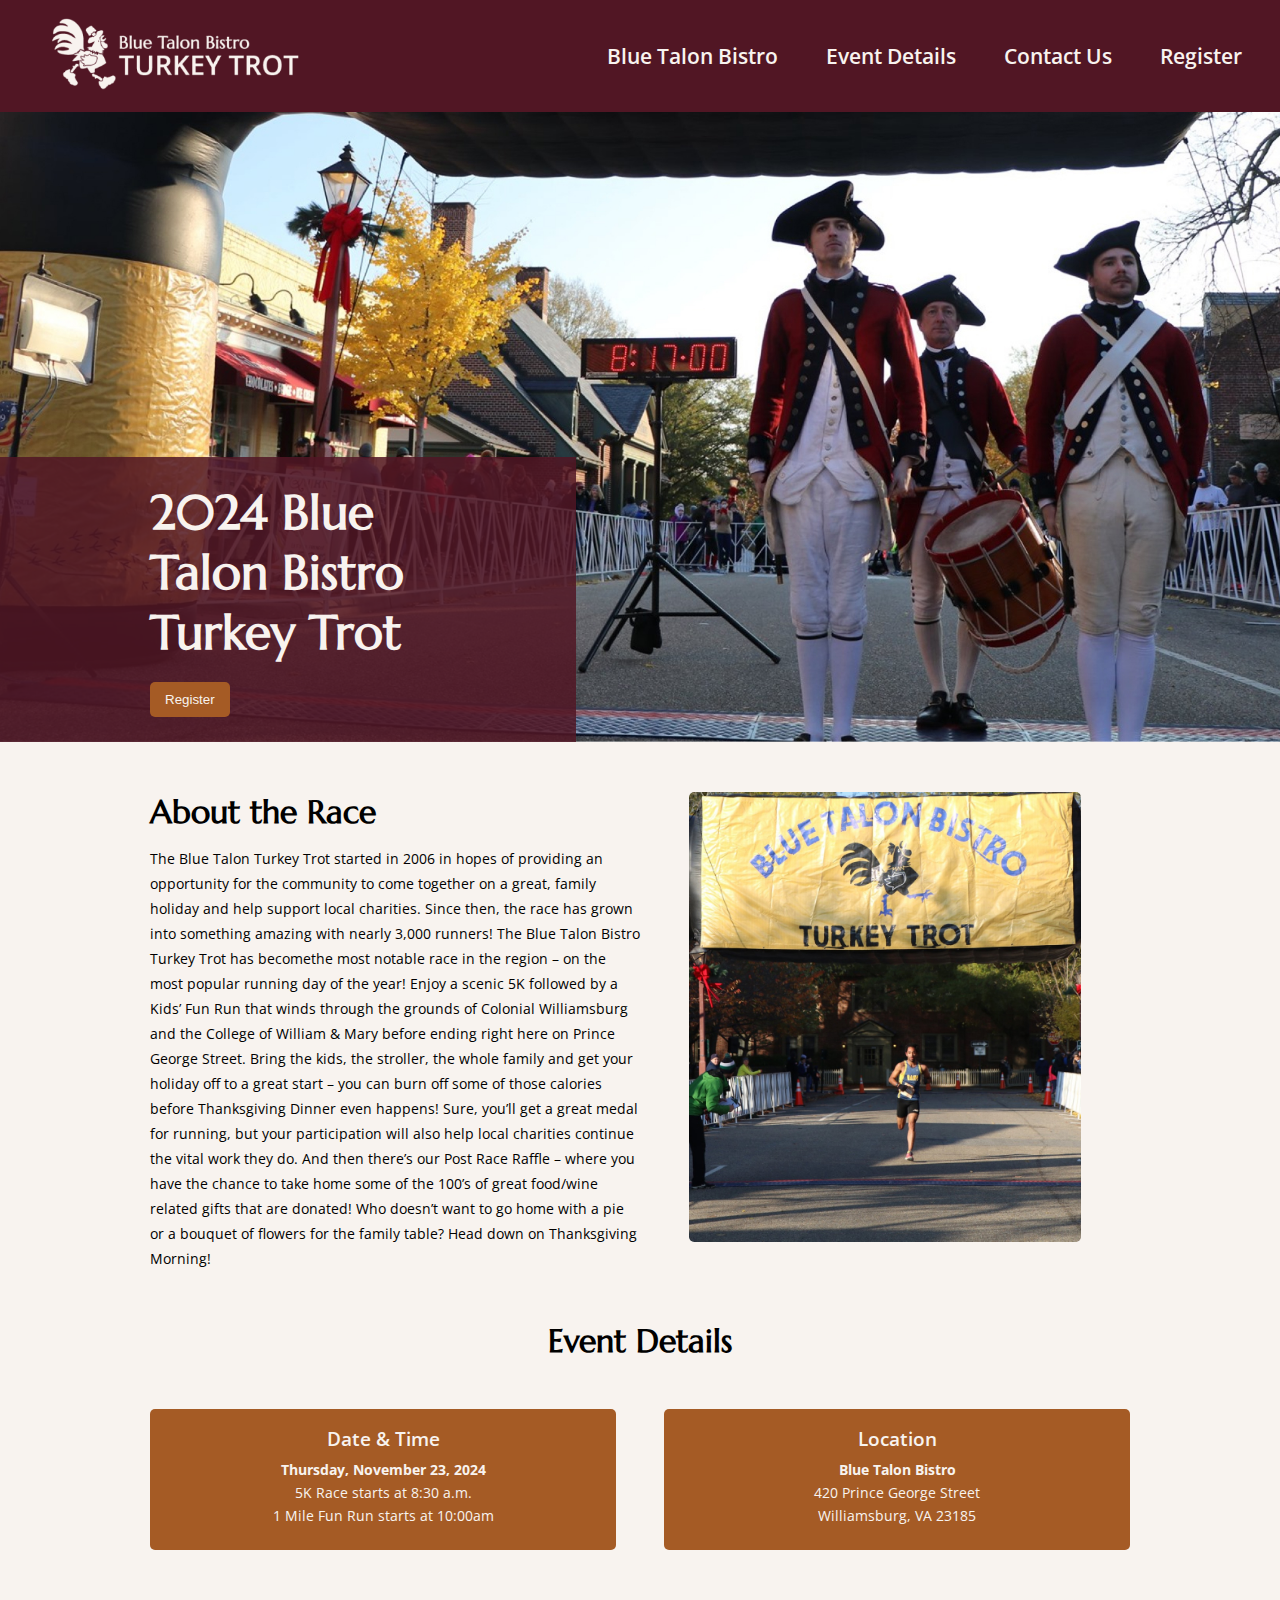
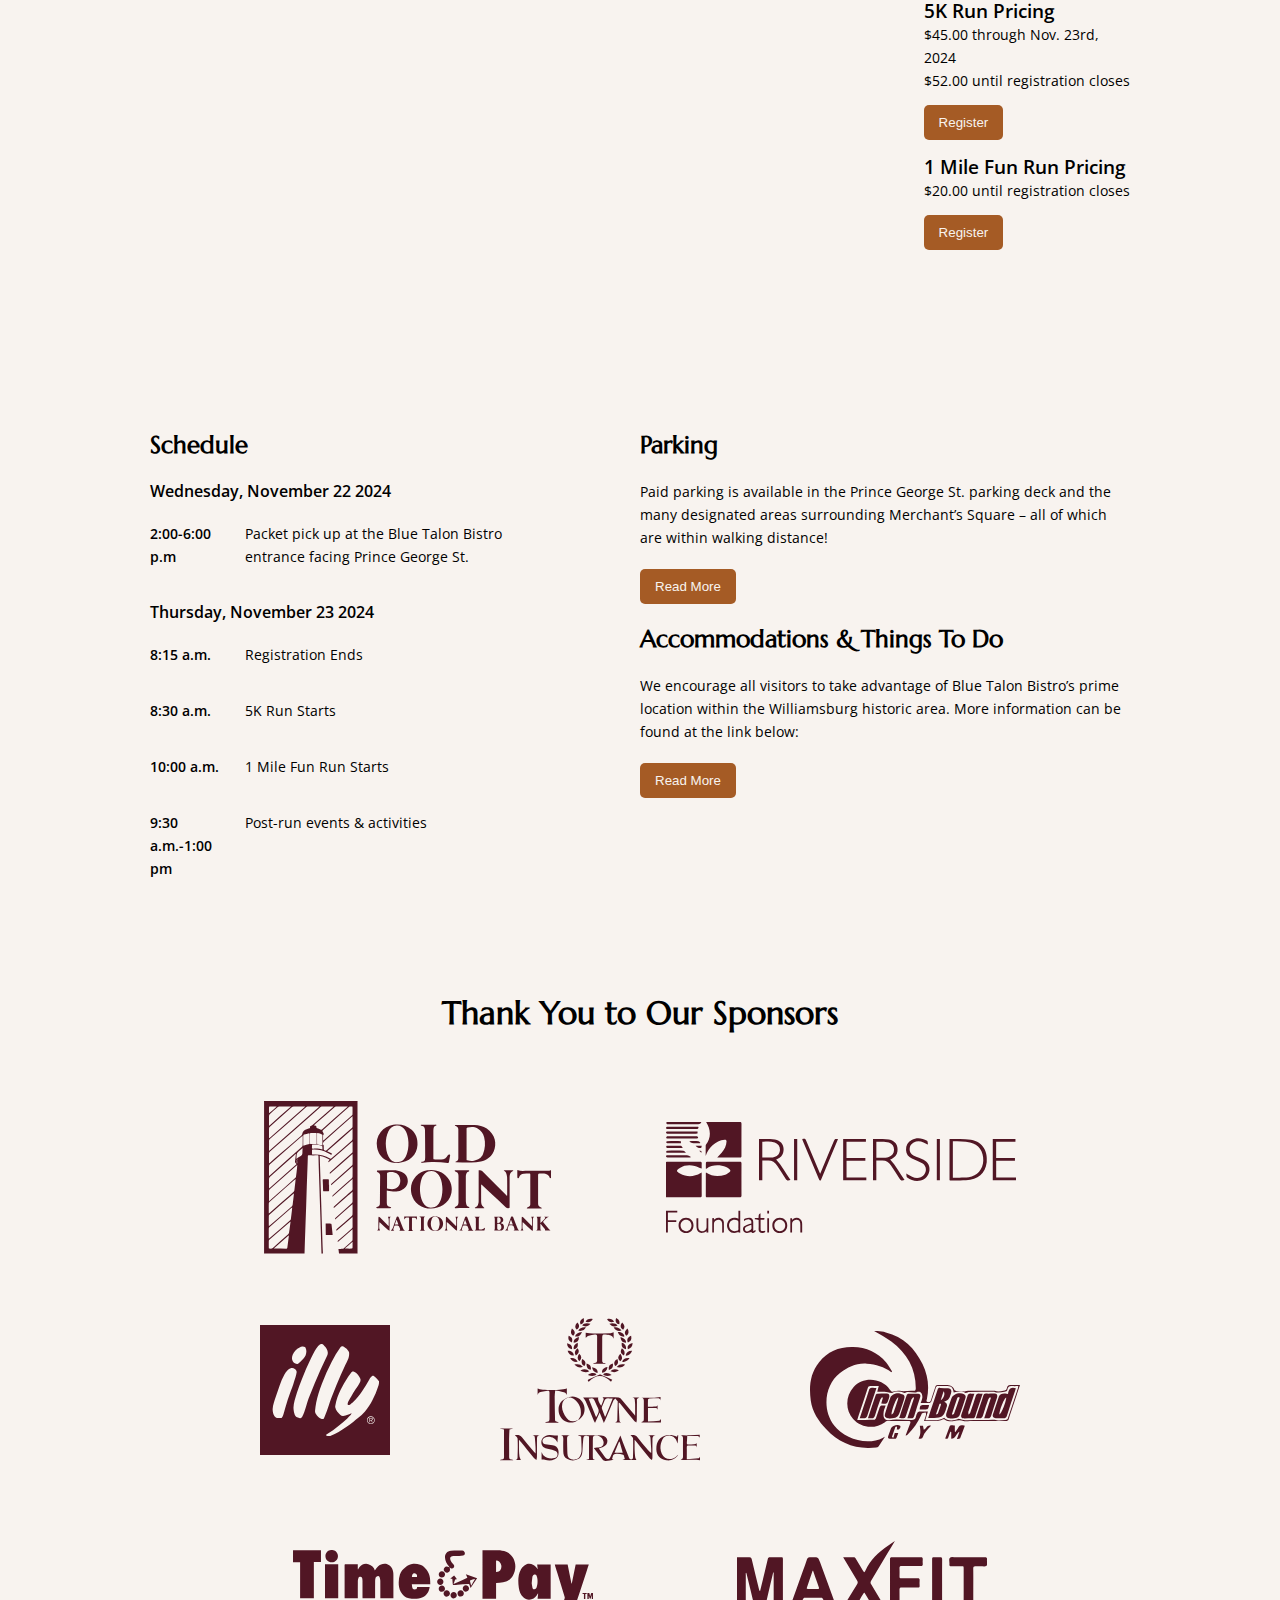
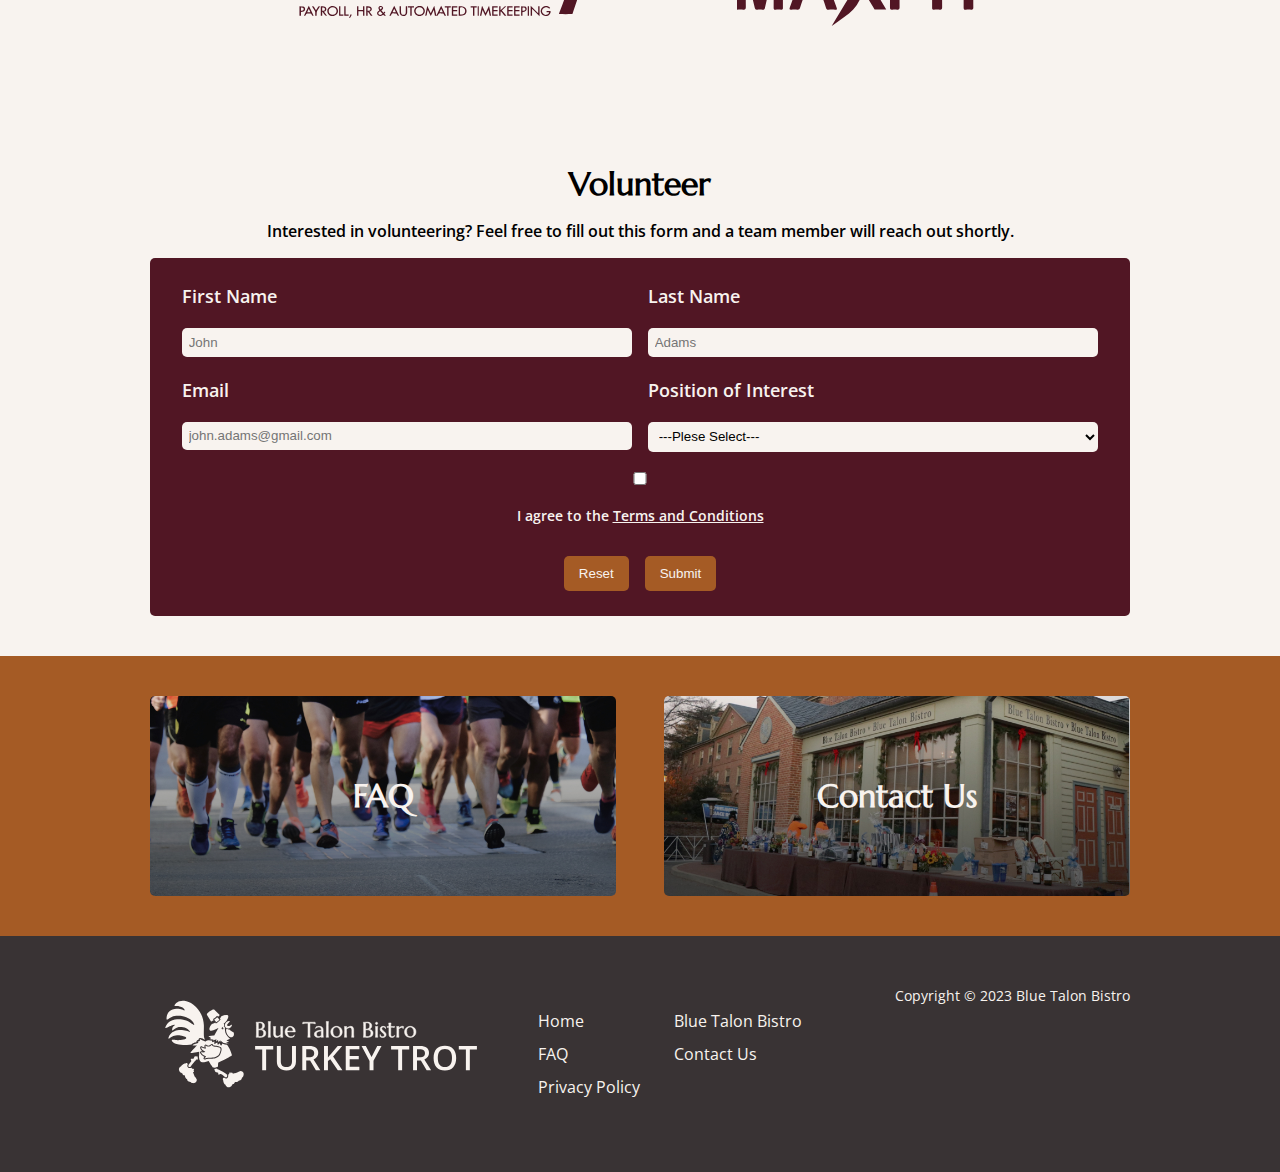
<file: index.html>
<!DOCTYPE html>
<html lang="en">

<head>
    <meta charset="UTF-8">
    <meta http-equiv="X-UA-Compatible" content="IE=edge">
    <meta name="viewport" content="width=device-width, initial-scale=1.0">
    <link rel="stylesheet" href="style.css">
    <link rel="stylesheet" href="script.js">
    <link rel="stylesheet" href="https://cdnjs.cloudflare.com/ajax/libs/font-awesome/6.4.2/css/all.min.css"
        integrity="sha512-z3gLpd7yknf1YoNbCzqRKc4qyor8gaKU1qmn+CShxbuBusANI9QpRohGBreCFkKxLhei6S9CQXFEbbKuqLg0DA=="
        crossorigin="anonymous" referrerpolicy="no-referrer" />
    <title>Blue Talon Bistro Turkey Trot 2023</title>
    <link rel="icon" type="image/x-icon" href="/project-images/btb-favicon2.png">
</head>

<body>
    <div class="container">
        <!-- For Hamburger Menu -->
        <div class="navigation">
            <!-- <h1 class="logo"> <a href="index.html">2023 Turkey Trot</a></h1> -->
            <!-- h1 tag will be replaced with actual logo when complete -->
            <a href="index.html"><img class="btb-logo" src="project-images/btb-logo1.png" alt=""></a>
            <input type="checkbox" id="nav-toggle" class="nav-toggle">
            <label for="nav-toggle" class="nav-toggle-label">
                <span><i class="fa-solid fa-bars"></i></span>
            </label>
            <!--   Navigation -->
            <nav>
                <ul>
                    <li><a href="https://www.bluetalonbistro.com/" target="
  _blank">Blue Talon Bistro</a></li>
                    <li><a href="index.html#event-details">Event Details</a></li>
                    <li><a href="contact.html">Contact Us</a></li>
                    <li><a href="https://bluetalonbistro.enmotive.com/events/2023-blue-talon-bistro-turkey-trot" target="_blank">Register</a></li>
                </ul>
            </nav>
        </div>

        <!-- Contents of Website -->
        <div class="content">

            <div class="hero">
                <div class="hero-content">
                    <h1>2024 Blue Talon Bistro <br> Turkey Trot</h1>
                    <button class="register-button hero-btn"> <a href="https://bluetalonbistro.enmotive.com/events/2023-blue-talon-bistro-turkey-trot">Register</a></button>
                </div>
            </div>

            <div class="about">
                <div class="about-content">
                    <h1>About the Race</h1>
                    <p>
                        The Blue Talon Turkey Trot started in 2006 in hopes of providing an opportunity for the
                        community to come together on a great, family holiday and help support local charities. Since
                        then, the race has grown into something amazing with nearly 3,000 runners! The Blue Talon Bistro
                        Turkey Trot has becomethe most notable race in the region – on the most popular running day of
                        the year!
                        Enjoy a scenic 5K followed by a Kids’ Fun Run that winds through the grounds of Colonial
                        Williamsburg and the College of William & Mary before ending right here on Prince George Street.
                        Bring the kids, the stroller, the whole family and get your holiday off to a great start – you
                        can burn off some of those calories before Thanksgiving Dinner even happens!
                        Sure, you’ll get a great medal for running, but your participation will also help local
                        charities continue the vital work they do. And then there’s our Post Race Raffle – where you
                        have the chance to take home some of the 100’s of great food/wine related gifts that are
                        donated! Who doesn’t want to go home with a pie or a bouquet of flowers for the family table?
                        Head down on Thanksgiving Morning!
                    </p>
                </div>
                <img src="project-images/about-img.jpg" alt="runner">
            </div>

            <div class="event-details" id="event-details">
                <h1>Event Details</h1>
                <div class="details-boxes">
                    <div class="details-box">
                        <h3>Date & Time</h3>
                        <p>
                            <b>Thursday, November 23, 2024</b><br>
                            5K Race starts at 8:30 a.m.<br>
                            1 Mile Fun Run starts at 10:00am
                        </p>
                    </div>
                    <div class="details-box">
                        <h3>Location</h3>
                        <p>
                            <b>Blue Talon Bistro</b><br>
                            420 Prince George Street <br>
                            Williamsburg, VA 23185
                        </p>
                    </div>
                </div>

                <div class="map-schedule">
                    <iframe class="google-map"
                        src="https://www.google.com/maps/embed?pb=!1m18!1m12!1m3!1d3174.9740082474946!2d-76.70929462435923!3d37.272043440960424!2m3!1f0!2f0!3f0!3m2!1i1024!2i768!4f13.1!3m3!1m2!1s0x89b0890b954e02a1%3A0x614dbdea001cefcf!2sBlue%20Talon%20Bistro!5e0!3m2!1sen!2sus!4v1698335414332!5m2!1sen!2sus"
                        allowfullscreen="" loading="lazy" referrerpolicy="no-referrer-when-downgrade">
                    </iframe>

                    <div class="pricing">
                        <div class="pricing1">
                            <h3>5K Run Pricing</h3>
                            <p>$45.00 through Nov. 23rd, 2024 <br> $52.00 until registration closes</p>
                            <button class="register-button pricing1-btn"><a href="https://bluetalonbistro.enmotive.com/events/2023-blue-talon-bistro-turkey-trot"
                                    target="_blank">Register</a></button>
                        </div>
                        <div class="pricing1">
                            <h3>1 Mile Fun Run Pricing</h3>
                            <p>$20.00 until registration closes</p>
                            <button class="register-button pricing1-btn"><a href="https://bluetalonbistro.enmotive.com/events/2023-blue-talon-bistro-turkey-trot"
                                    target="_blank">Register</a></button>
                        </div>
                    </div>
                </div>

                <div class="more-details">
                    <div class="schedule">
                        <h2>Schedule</h2>
                        <h4>Wednesday, November 22 2024</h4>
                        <div class="list-item">
                            <p class="time">2:00-6:00 p.m</p>
                            <p class="activity">Packet pick up at the Blue Talon Bistro entrance facing Prince George
                                St.</p>
                        </div>

                        <h4>Thursday, November 23 2024</h4>
                        <div class="list-item">
                            <p class="time">8:15 a.m.</p>
                            <p class="activity">Registration Ends</p>
                        </div>
                        <div class="list-item">
                            <p class="time">8:30 a.m.</p>
                            <p class="activity">5K Run Starts</p>
                        </div>
                        <div class="list-item">
                            <p class="time">10:00 a.m.</p>
                            <p class="activity">1 Mile Fun Run Starts</p>
                        </div>
                        <div class="list-item">
                            <p class="time">9:30 a.m.-1:00 pm</p>
                            <p class="activity">Post-run events & activities</p>
                        </div>
                    </div>

                    <div class="parking-accomidations">
                        <div class="parking">
                            <h2>Parking</h2>
                            <p>Paid parking is available in the Prince George St. parking deck and the many designated
                                areas surrounding Merchant’s Square – all of which are within walking distance!</p>
                            <button class="register-button parking-btn"><a
                                    href="https://www.merchantssquare.org/parking-directions" target="_blank">Read
                                    More</a></button>
                        </div>

                        <div class="accomidations">
                            <h2>Accommodations & Things To Do</h2>
                            <p>We encourage all visitors to take advantage of Blue Talon Bistro’s prime location within
                                the Williamsburg historic area. More information can be found at the link below:</p>
                            <button class="register-button acc-btn"><a
                                    href="https://www.colonialwilliamsburghotels.com/" target="_blank">Read
                                    More</a></button>
                        </div>
                    </div>
                </div>

            </div>
            <div class="sponsors">
                <h1>Thank You to Our Sponsors</h1>
                <div class="sponsor-logos-1">
                    <img class="op-bank" src="project-images/mobile-bank-logo.svg" alt="Old Point Bank Logo">
                    <img class="riverside" src="project-images/riverside-logo.svg" alt="Riverside Logo">
                </div>
                <div class="sponsor-logos-2">
                    <img class="illy" src="project-images/illy_caffe_Logo.svg" alt="Illy Caffe Logo">
                    <img class="towne-insurance" src="project-images/towne-insurance_logo.svg" alt="Towne Insurance Logo">
                    <img class="iron-bound" src="project-images/iron-bound-gym.svg" alt="Iron Bound Gym Logo">
                </div>
                <div class="sponsor-logos-3">
                    <img class="time-n-pay" src="project-images/time__pay_cover.svg" alt="Time and Pay Logo">
                    <img class="maxfit" src="project-images/maxfit-gym_logo.svg" alt="Maxfit Gym Logo">
                </div>
            </div>

            <div class="volunteer">
                <h1>Volunteer</h1>
                <h4>Interested in volunteering? Feel free to fill out this form and a team member will reach out
                    shortly.</h4>
                <div class="volunteer-form">
                    <form action="" method="get">
                        <div class="form-row">
                            <div>
                                <label for="fname">First Name</label>
                                <input type="text" id=fname name="fname" placeholder="John" required>
                            </div>
                            <div>
                                <label for="lname">Last Name</label>
                                <input type="text" id=lname name="lname" placeholder="Adams" required>
                            </div>
                        </div>

                        <div class="form-row">
                            <div>
                                <label for="email">Email</label>
                                <input type="email" id=email name="email" placeholder="john.adams@gmail.com" required>
                            </div>
                            <div>
                                <label for="position-of-interest">Position of Interest</label>
                                <select name="position" id="position">
                                    <option value="">---Plese Select---</option>
                                    <option value="course-marshal">Course Marshal</option>
                                    <option value="start-finish-line">Start / Finish Line</option>
                                    <option value="water-stop">Water Stop</option>
                                    <option value="post-race-event">Post-Race Event</option>
                                </select>
                            </div>
                        </div>
                        <div class="form-bottom">
                            <div class="agree">
                                <input type="checkbox">
                                <label class="agree-message" for="agree">I agree to the <a href="#">Terms and
                                        Conditions</a></label>
                            </div>
                            <div class="volunteer-btns">
                                <button class="register-button reset-btn"><a href="contact.html">Reset</a></button>
                            <button class="register-button submit-btn">Submit</button>
                            </div>
                        </div>
                    </form>
                </div>
            </div>

            <div class="more-content">
                <div class="content-cards">
                    <div class="display-card faq-card">
                        <h1>FAQ</h1>
                        <a href="faq.html"></a></a>
                    </div>
                    <div class="display-card contact-card">
                        <h1>Contact Us</h1>
                        <a href="contact.html"></a></a>
                    </div>
                </div>
            </div>

            <footer>
                <div class="left-footer">
                    <img class="footer-logo" src="project-images/btb-logo.svg" alt="">
                </div>
                <div class="middle-footer">
                    <ul>
                        <li><a href="#">Home</a></li>
                        <li><a href="https://www.bluetalonbistro.com/" target="_blank">Blue Talon Bistro</a></li>
                        <li><a href="#">FAQ</a></li>
                        <li><a href="#">Contact Us</a></li>
                        <li><a href="#">Privacy Policy</a></li>
                    </ul>
                </div>
                <div class="right-footer">
                    <div class="footer-socials">
                        <a href="https://www.facebook.com/BlueTalonTurkeyTrot5K/" target="_blank">
                            <i class="fa-brands fa-facebook"></i>
                        </a>
                        <a href="https://twitter.com/BlueTalonBar" target="_blank">
                            <i class="fa-brands fa-twitter"></i>
                        </a>
                        <a href="https://www.instagram.com/bluetalonbistro/" target="_blank">
                            <i class="fa-brands fa-instagram"></i>
                        </a>
                    </div>
                    <p>Copyright © 2023 Blue Talon Bistro</p>

                </div>
            </footer>
        </div>
    </div>
    <script src="script.js"></script>
</body>

</html>
</file>
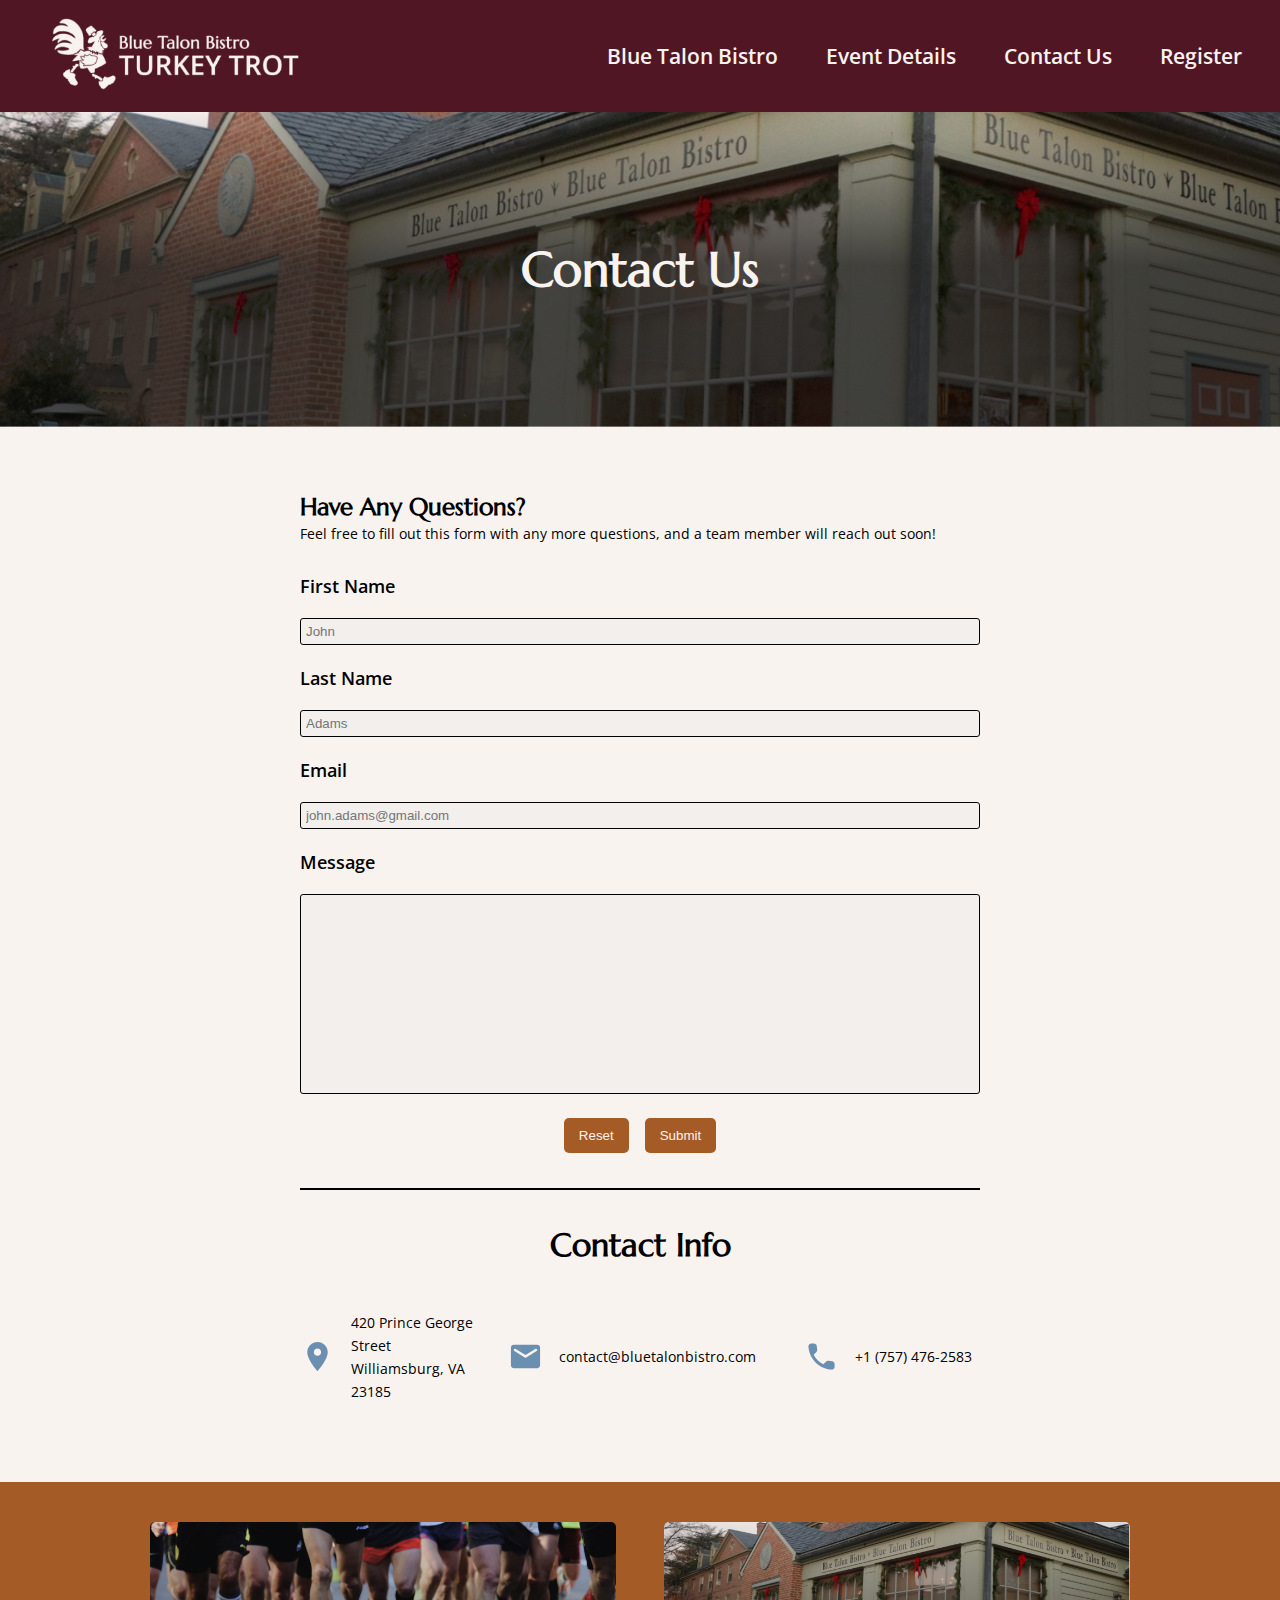
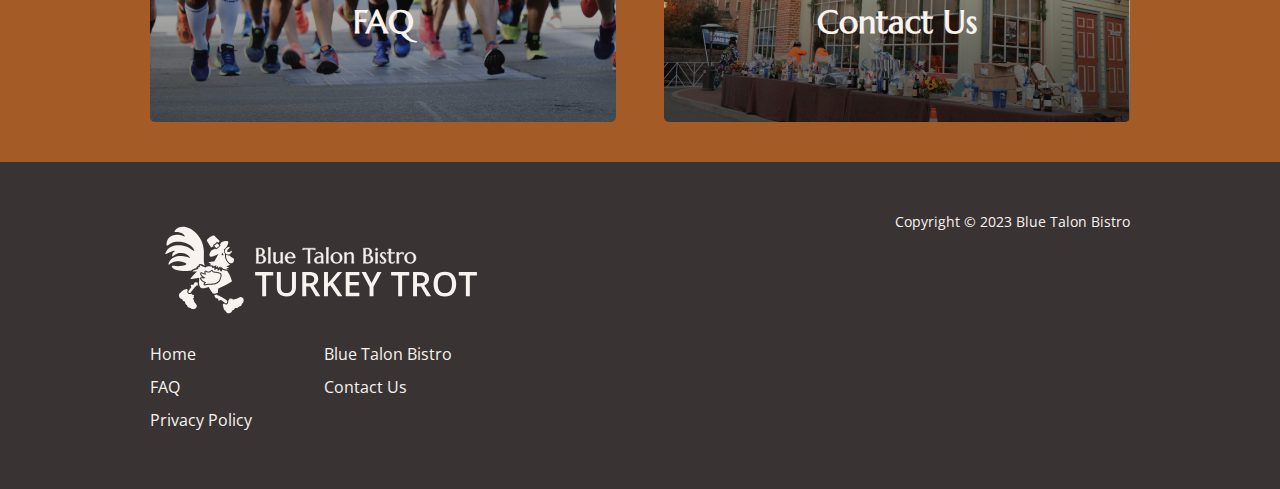
<file: contact.html>
<!DOCTYPE html>
<html lang="en">

<head>
    <meta charset="UTF-8">
    <meta name="viewport" content="width=device-width, initial-scale=1.0">
    <link rel="stylesheet" href="style.css">
    <link rel="stylesheet" href="script.js">
    <link rel="stylesheet" href="https://cdnjs.cloudflare.com/ajax/libs/font-awesome/6.4.2/css/all.min.css"
        integrity="sha512-z3gLpd7yknf1YoNbCzqRKc4qyor8gaKU1qmn+CShxbuBusANI9QpRohGBreCFkKxLhei6S9CQXFEbbKuqLg0DA=="
        crossorigin="anonymous" referrerpolicy="no-referrer" />
    <title>Blue Talon Bistro Turkey Trot 2023</title>
    <link rel="icon" type="image/x-icon" href="/project-images/btb-favicon2.png">
</head>

<body>
    <div class="container">
        <!-- For Hamburger Menu -->
        <div class="navigation">
            <!-- <h1 class="logo"> <a href="index.html">2023 Turkey Trot</a></h1> -->
            <!-- h1 tag will be replaced with actual logo when complete -->
            <a href="index.html"><img class="btb-logo" src="project-images/btb-logo1.png" alt=""></a>
            <input type="checkbox" id="nav-toggle" class="nav-toggle">
            <label for="nav-toggle" class="nav-toggle-label">
                <span><i class="fa-solid fa-bars"></i></span>
            </label>
            <!--   Navigation -->
            <nav>
                <ul>
                    <li><a href="https://www.bluetalonbistro.com/" target="
  _blank">Blue Talon Bistro</a></li>
                    <li><a href="index.html#event-details">Event Details</a></li>
                    <li><a href="contact.html">Contact Us</a></li>
                    <li><a href="https://bluetalonbistro.enmotive.com/events/2023-blue-talon-bistro-turkey-trot"
                            target="_blank">Register</a></li>
                </ul>
            </nav>
        </div>

        <div class="contact-hero">
            <h1>Contact Us</h1>
        </div>

        <div class="contact">
            <h2>Have Any Questions?</h2>
            <p>Feel free to fill out this form with any more questions, and a team member will reach out soon!</p>

            <div class="contact-form">
                <form action="" method="get">
                    <div class="contact-form-row">
                        <div>
                            <label for="fname">First Name</label>
                            <input type="text" id=fname name="fname" placeholder="John" required>
                        </div>
                        <div>
                            <label for="lname">Last Name</label>
                            <input type="text" id=lname name="lname" placeholder="Adams" required>
                        </div>
                    </div>

                    <div class="contact-form-row">
                        <div>
                            <label for="email">Email</label>
                            <input type="email" id=email name="email" placeholder="john.adams@gmail.com" required>
                        </div>
                        <div>
                            <label for="message">Message</label>
                            <textarea name="message" id="message" cols="100%"></textarea>
                            <!-- <input type="text" id="message" name="message" required> -->
                        </div>
                    </div>
                    <div class="contact-form-bottom">
                        <button class="register-button reset-btn"><a href="contact.html">Reset</a></button>
                        <button class="register-button submit-btn">Submit</button>
                    </div>
                </form>
            </div>

            <hr>

            <div class="contact-info">
                <h1>Contact Info</h1>
                <div class="btb-contact">
                    <div class="btb-info">
                        <img src="project-images/location-icon.svg" alt="">
                        <p>420 Prince George Street <br>Williamsburg, VA 23185</p>
                    </div>
                    <div class="btb-info btb-email">
                        <img src="project-images/email-icon.svg" alt="">
                        <p>contact@bluetalonbistro.com</p>
                    </div>
                    <div class="btb-info">
                        <img src="project-images/phone-icon.svg" alt="">
                        <p>+1 (757) 476-2583</p>
                    </div>
                </div>
            </div>
        </div>

        <div class="more-content">
            <div class="content-cards">
                <div class="display-card faq-card">
                    <h1>FAQ</h1>
                    <a href="faq.html"></a></a>
                </div>
                <div class="display-card contact-card">
                    <h1>Contact Us</h1>
                    <a href="contact.html"></a></a>
                </div>
            </div>
        </div>

        <footer>
            <div class="left-footer">
                <img class="footer-logo" src="project-images/btb-logo.svg" alt="">
                <ul>
                    <li><a href="#">Home</a></li>
                    <li><a href="https://www.bluetalonbistro.com/" target="_blank">Blue Talon Bistro</a></li>
                    <li><a href="#">FAQ</a></li>
                    <li><a href="#">Contact Us</a></li>
                    <li><a href="#">Privacy Policy</a></li>
                </ul>
            </div>
            <div class="right-footer">
                <div class="footer-socials">
                    <a href="https://www.facebook.com/BlueTalonTurkeyTrot5K/" target="_blank">
                        <i class="fa-brands fa-facebook"></i>
                    </a>
                    <a href="https://twitter.com/BlueTalonBar" target="_blank">
                        <i class="fa-brands fa-twitter"></i>
                    </a>
                    <a href="https://www.instagram.com/bluetalonbistro/" target="_blank">
                        <i class="fa-brands fa-instagram"></i>
                    </a>
                </div>
                <p>Copyright © 2023 Blue Talon Bistro</p>

            </div>
        </footer>
    </div>
    <script src="script.js"></script>
</body>

</html>
</file>
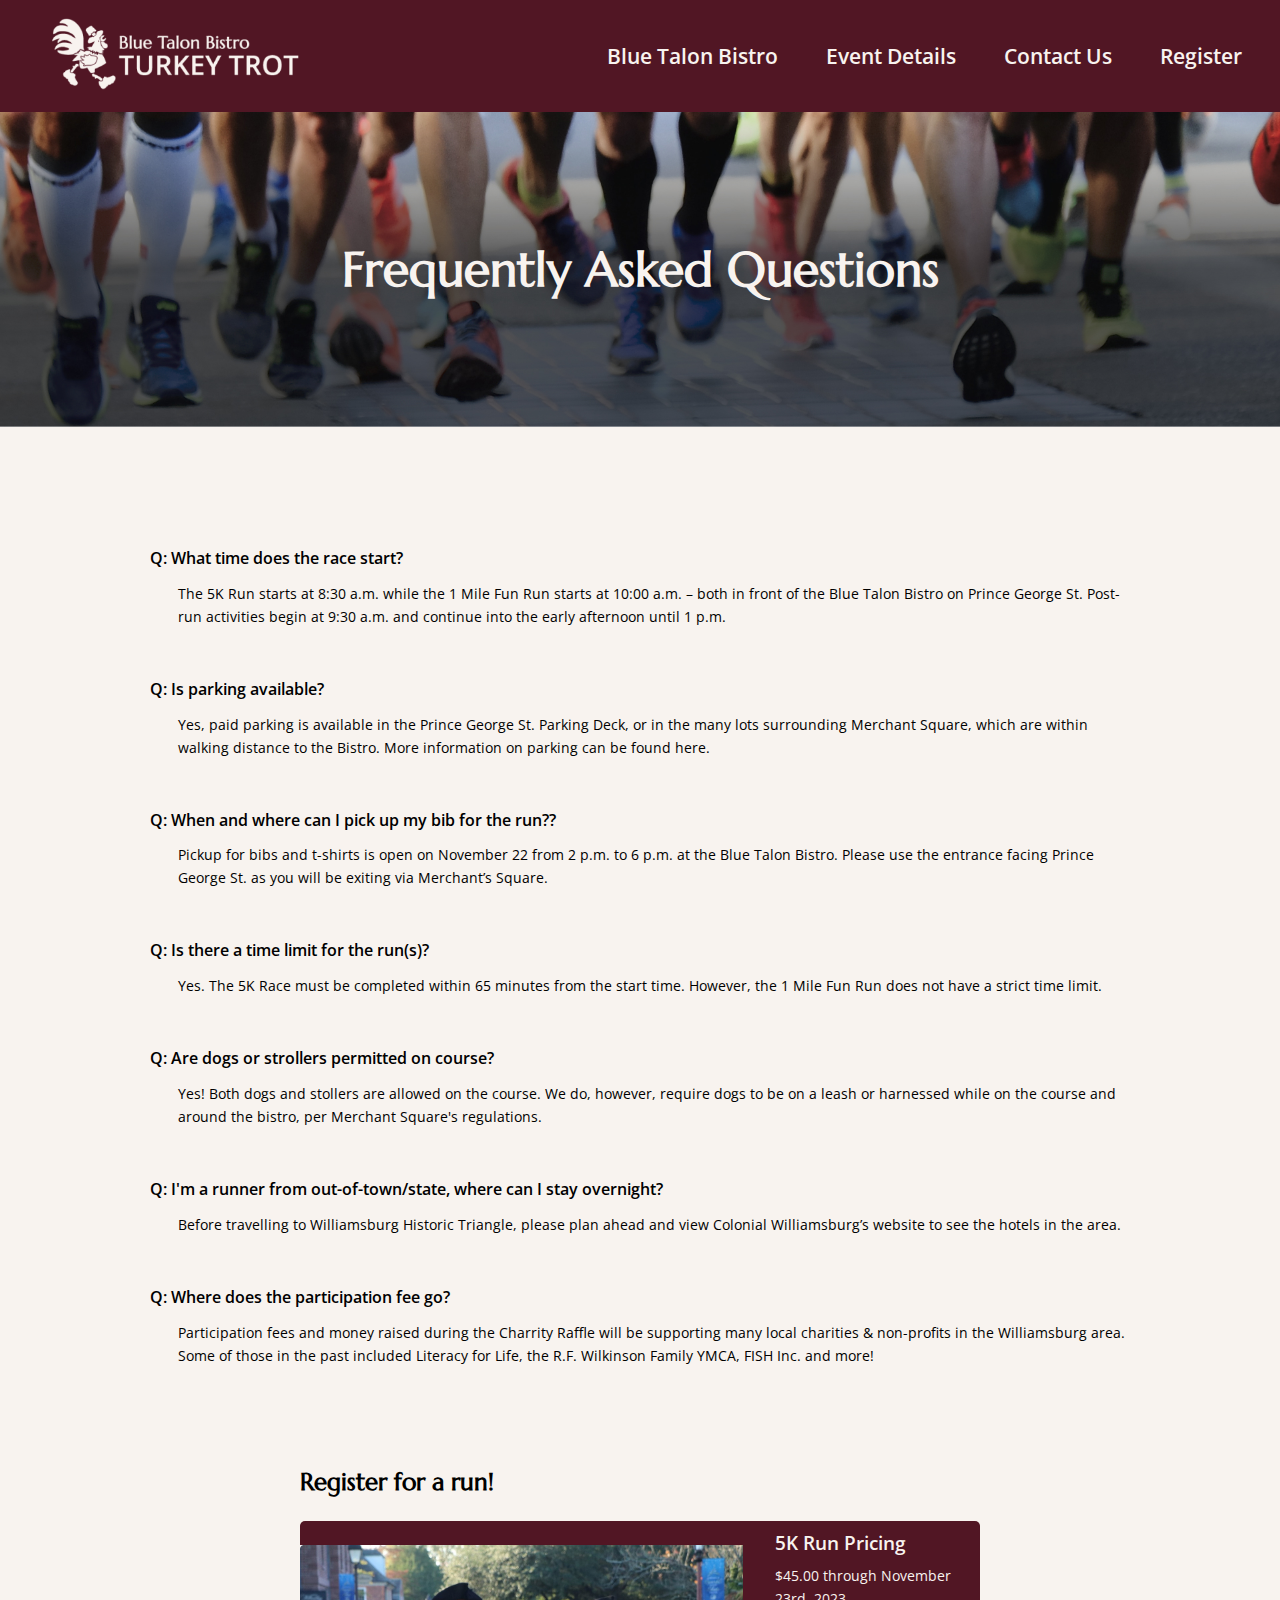
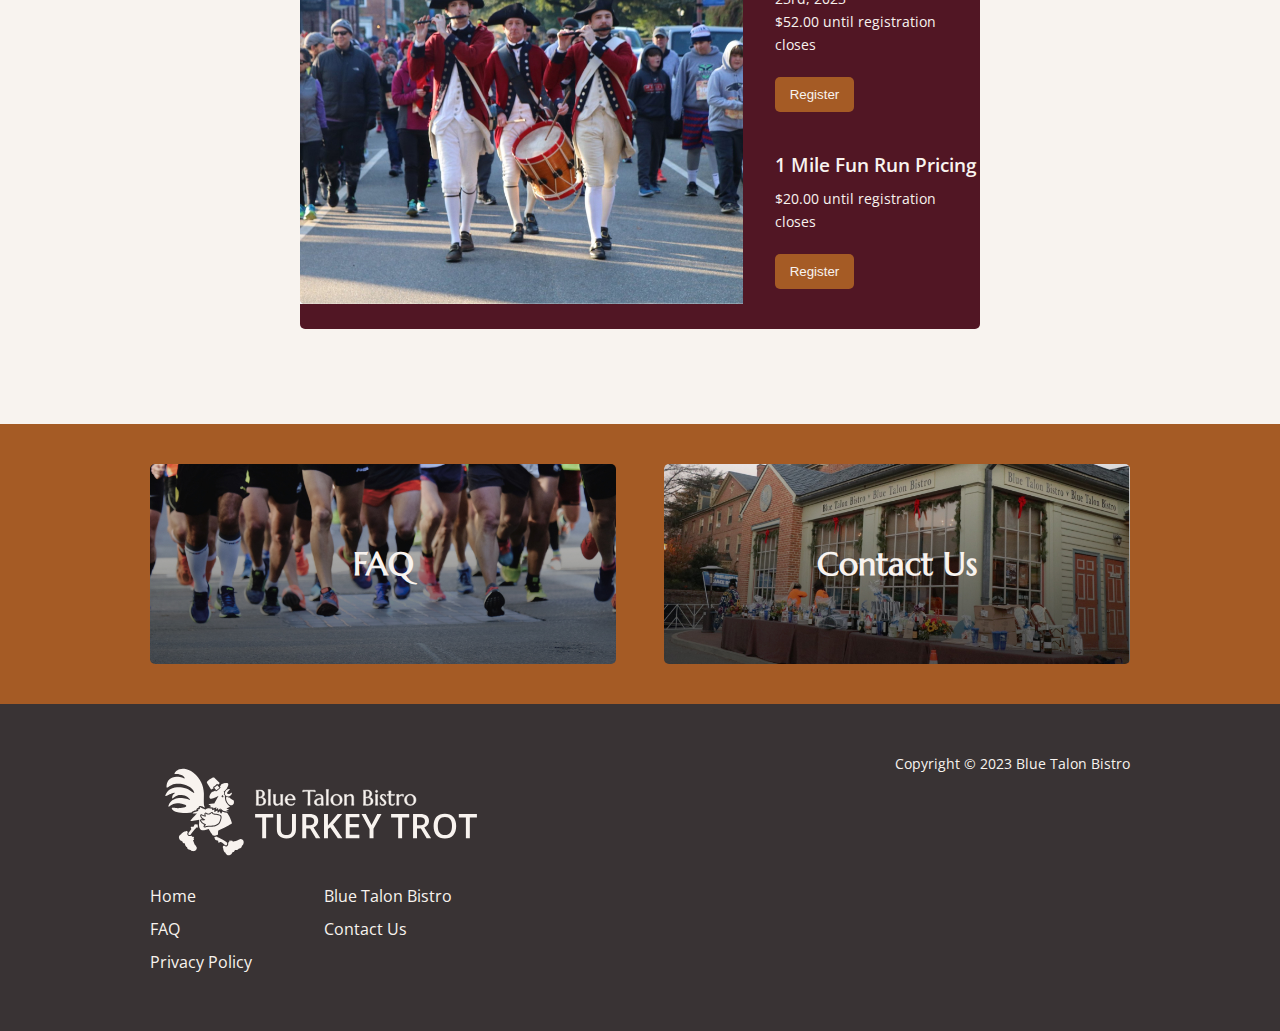
<file: faq.html>
<!DOCTYPE html>
<html lang="en">

<head>
    <meta charset="UTF-8">
    <meta name="viewport" content="width=device-width, initial-scale=1.0">
    <link rel="stylesheet" href="style.css">
    <link rel="stylesheet" href="script.js">
    <link rel="stylesheet" href="https://cdnjs.cloudflare.com/ajax/libs/font-awesome/6.4.2/css/all.min.css"
        integrity="sha512-z3gLpd7yknf1YoNbCzqRKc4qyor8gaKU1qmn+CShxbuBusANI9QpRohGBreCFkKxLhei6S9CQXFEbbKuqLg0DA=="
        crossorigin="anonymous" referrerpolicy="no-referrer" />
    <title>Blue Talon Bistro Turkey Trot 2023</title>
    <link rel="icon" type="image/x-icon" href="/project-images/btb-favicon2.png">
</head>

<body>
    <div class="container">
        <!-- For Hamburger Menu -->
        <div class="navigation">
            <!-- <h1 class="logo"> <a href="index.html">2023 Turkey Trot</a></h1> -->
            <!-- h1 tag will be replaced with actual logo when complete -->
            <a href="index.html"><img class="btb-logo" src="project-images/btb-logo1.png" alt=""></a>
            <input type="checkbox" id="nav-toggle" class="nav-toggle">
            <label for="nav-toggle" class="nav-toggle-label">
                <span><i class="fa-solid fa-bars"></i></span>
            </label>
            <!--   Navigation -->
            <nav>
                <ul>
                    <li><a href="https://www.bluetalonbistro.com/" target="
  _blank">Blue Talon Bistro</a></li>
                    <li><a href="index.html#event-details">Event Details</a></li>
                    <li><a href="contact.html">Contact Us</a></li>
                    <li><a href="https://bluetalonbistro.enmotive.com/events/2023-blue-talon-bistro-turkey-trot"
                            target="_blank">Register</a></li>
                </ul>
            </nav>
        </div>

        <div class="faq-hero">
            <h1>Frequently Asked Questions</h1>
        </div>

        <div class="questions">
            <div class="q-a">
                <h4>Q: What time does the race start?</h4>
                <p>The 5K Run starts at 8:30 a.m. while the 1 Mile Fun Run starts at 10:00 a.m. – both in front of the
                    Blue Talon Bistro on Prince George St. Post-run activities begin at 9:30 a.m. and continue into the
                    early afternoon until 1 p.m.</p>
            </div>
            <div class="q-a">
                <h4>Q: Is parking available?</h4>
                <p>Yes, paid parking is available in the Prince George St. Parking Deck, or in the many lots surrounding
                    Merchant Square, which are within walking distance to the Bistro. More information on parking can be
                    found here.</p>
            </div>
            <div class="q-a">
                <h4>Q: When and where can I pick up my bib for the run??</h4>
                <p>Pickup for bibs and t-shirts is open on November 22 from 2 p.m. to 6 p.m. at the Blue Talon Bistro.
                    Please use the entrance facing Prince George St. as you will be exiting via Merchant’s Square.</p>
            </div>
            <div class="q-a">
                <h4>Q: Is there a time limit for the run(s)?</h4>
                <p>Yes. The 5K Race must be completed within 65 minutes from the start time. However, the 1 Mile Fun Run
                    does not have a strict time limit.</p>
            </div>
            <div class="q-a">
                <h4>Q: Are dogs or strollers permitted on course?</h4>
                <p>Yes! Both dogs and stollers are allowed on the course. We do, however, require dogs to be on a leash
                    or harnessed while on the course and around the bistro, per Merchant Square's regulations.</p>
            </div>
            <div class="q-a">
                <h4>Q: I'm a runner from out-of-town/state, where can I stay overnight?</h4>
                <p>Before travelling to Williamsburg Historic Triangle, please plan ahead and view Colonial
                    Williamsburg’s website to see the hotels in the area.</p>
            </div>
            <div class="q-a">
                <h4>Q: Where does the participation fee go?</h4>
                <p>Participation fees and money raised during the Charrity Raffle will be supporting many local
                    charities & non-profits in the Williamsburg area. Some of those in the past included Literacy for
                    Life, the R.F. Wilkinson Family YMCA, FISH Inc. and more!</p>
            </div>
                <div class="faq-register">
                    <h2>Register for a run!</h2>
                    <div class="registration-box">
        
                        <img src="project-images/registration-img.jpg" alt="">
        
                        <div class="faq-pricing">
                            <h3>5K Run Pricing</h3>
                            <p>$45.00 through November 23rd, 2023 <br>
                                $52.00 until registration closes
                            </p>
                            <button class="register-button pricing2-btn"><a
                                    href="https://bluetalonbistro.enmotive.com/events/2023-blue-talon-bistro-turkey-trot"
                                    target="_blank">Register</a></button>
        
                            <h3>1 Mile Fun Run Pricing</h3>
                            <p>$20.00 until registration closes</p>
                            <button class="register-button pricing2-btn"><a
                                    href="https://bluetalonbistro.enmotive.com/events/2023-blue-talon-bistro-turkey-trot"
                                    target="_blank">Register</a></button>
                        </div>
                    </div>
                </div>
        </div>
       
        
        <div class="more-content">
            <div class="content-cards">
                <div class="display-card faq-card">
                    <h1>FAQ</h1>
                    <a href="faq.html"></a></a>
                </div>
                <div class="display-card contact-card">
                    <h1>Contact Us</h1>
                    <a href="contact.html"></a></a>
                </div>
            </div>
        </div>

        <footer>
            <div class="left-footer">
                <img class="footer-logo" src="project-images/btb-logo.svg" alt="">
                <ul>
                    <li><a href="#">Home</a></li>
                    <li><a href="https://www.bluetalonbistro.com/" target="_blank">Blue Talon Bistro</a></li>
                    <li><a href="#">FAQ</a></li>
                    <li><a href="#">Contact Us</a></li>
                    <li><a href="#">Privacy Policy</a></li>
                </ul>
            </div>
            <div class="right-footer">
                <div class="footer-socials">
                    <a href="https://www.facebook.com/BlueTalonTurkeyTrot5K/" target="_blank">
                        <i class="fa-brands fa-facebook"></i>
                    </a>
                    <a href="https://twitter.com/BlueTalonBar" target="_blank">
                        <i class="fa-brands fa-twitter"></i>
                    </a>
                    <a href="https://www.instagram.com/bluetalonbistro/" target="_blank">
                        <i class="fa-brands fa-instagram"></i>
                    </a>
                </div>
                <p>Copyright © 2023 Blue Talon Bistro</p>

            </div>
        </footer>
    </div>
    <script src="script.js"></script>
</body>

</html>
</file>
<file: style.css>
@import url('https://fonts.googleapis.com/css2?family=Marcellus&family=Open+Sans:wght@400;600&display=swap');

.container {
    width: 100%;
}

:root {
    --primary-color: #F8F3EF;
    --secondary-color: #511624;
    --tertiary-color: #A55B25;
    --accent-color: #E5BE4E;
}

h1, h2 {
    font-family: 'Marcellus', serif;
}

h3, h4 {
    font-family: 'Open Sans', sans-serif;
    font-weight: 600;
}

p {
    font-family: 'Open Sans', sans-serif;
    font-size: 14px;
    line-height: 23px;
}

*,
*::before,
*::after {
    margin: 0;
    padding: 0;
    box-sizing: border-box;
}

/* For Mobile */

/* NAV FOR MOBILE HERE */
.navigation {
    background: var(--secondary-color);
    /* text-align: center; */
    padding: 1em;
    position: sticky;
    top: 0;
    z-index: 999;
}

.navigation a {
    color: var(--primary-color);
    text-decoration: none;
}

.navigation a:hover {
    color: var(--accent-color);
    cursor: pointer;
}

.nav-toggle {
    display: none;
}

.nav-toggle-label {
    position: absolute;
    top: 0;
    right: 0;
    margin-right: 1em;
    height: 100%;
    display: flex;
    align-items: center;
}

.nav-toggle-label span {
    color: var(--primary-color);
    font-size: 2em;
}

.nav-toggle-label span:hover {
    color: var(--accent-color);
    cursor: pointer;
}

nav {
    position: absolute;
    text-align: center;
    top: 100%;
    left: 0;
    background: var(--secondary-color);
    width: 100%;
    transform: scale(1, 0);
    transition: transform 400ms ease-in-out;
    transform-origin: top;
}

nav ul {
    margin: 0;
    padding: 0;
    height: 100vh;
    display: flex;
    flex-direction: column;
    justify-content: center;
   /* padding-top: 2em; */
    list-style: none;
}

nav li {
    margin-bottom: 1em;
    margin-left: 1em;
    padding: 1.5em 0;
    /* font-size: 24px; */
}

nav a {
    color: var(--primary-color);
    text-decoration: none;
    font-size: 1.3rem;
    font-family: 'Open Sans', sans-serif;
    font-weight: 600;
    opacity: 0;
    transition: opacity 150ms ease-in-out;
}

nav a:hover {
    color: var(--accent-color);
}

.nav-toggle:checked~nav {
    transform: scale(1, 1);
}

.nav-toggle:checked~nav a {
    opacity: 1;
    transition: opacity 250ms ease-in-out 250ms;
}

.btb-logo {
    width: 275px;
    height: 100%;
}


/* ABOUT SECT FOR MOBILE HERE */
.hero {
    background-image: url(project-images/mobile-hero2.jpg);
    height: 350px;
    background-size: cover;
    background-repeat: no-repeat;
    background-position: center;
    /*   background-attachment: fixed; */
    position: relative;
}

.hero-content {
    background: rgba(81, 22, 36, .85);
    align-items: center;
    position: absolute;
    /* top: 227px; */
    bottom: 0;
    width: 100%;
    padding: 2em 2em;
}

.hero-content h1 {
    color: var(--primary-color);
    text-align: center;
}

.hero-btn {
    display: block;
    margin: 0 auto;
    margin-top: 1.5em;
}

/* The register button css applies to all register buttons on the site! */
.register-button {
    background-color: var(--tertiary-color);
    color: var(--primary-color);
    padding: 10px 15px;
    border-radius: 5px;
    border: none;
    text-decoration: none;
}

.register-button:hover {
    background-color: var(--accent-color);
    cursor: pointer;
}

.register-button a {
    text-decoration: none;
    color: var(--primary-color);
}

/* ABOUT SECT FOR MOBILE HERE */
.about {
    background-color: var(--primary-color);
    padding: 30px 20px;
    display: block;
}

.about p {
    margin-top: 1em;;
}

.about img {
    width: 80%;
    flex-shrink: 0;
    border-radius: 5px;
    display: block;
    margin-left: auto;
    margin-right: auto;
    margin-top: 2em;
}

/* EVENT DETAILS SECTION FOR MOBILE */
.event-details {
    background-color: var(--primary-color);
    padding: 30px 20px;
    display: block;
}

.details-box {
    background-color: var(--tertiary-color);
    width: 100%;
    height: 141px;
    flex-shrink: 0;
    border-radius: 5px;
    padding: 10px 22px;
    margin-top: 1em;
}

.details-box h3 {
    color: var(--primary-color); 
    text-align: center;
    padding-top: .4em;
}

.details-box p {
    color: var(--primary-color);
    text-align: center;
    margin-top: .5em;
}

.google-map {
    margin: 2em 0;
    width: 100%;
    height: 400px;
    border:0;
}

.pricing {
    margin-bottom: 2em;
    display: block;
    /* grid-template-columns: repeat(2, 1fr);
    gap: 1em; */
}

.pricing1 {
    text-align: center;
}

.pricing1-btn {
    margin: 1em 0 1em 0;
}

.schedule h2 {
    margin-bottom: 20px;
}

.schedule h4 {
    margin-bottom: 20px;
}

.list-item {
    display: flex;
    /* grid-template-columns: repeat(2, 1fr);
    gap: 75px; */
    margin-bottom: 33px;
}

.time {
    width: 85px;
    margin-right: 10px;
    font-weight: 600;
}

.activity {
    width: 275px;
}

.parking h2 {
    margin-bottom: 20px;
}

.parking p {
    margin-bottom: 20px;
}

.parking-btn {
    margin-bottom: 20px;
}

.accomidations h2 {
    margin-bottom: 20px;
}

.accomidations p {
    margin-bottom: 20px;
}

.acc-btn {
    margin-bottom: 45px;
}


/* EVENT SPONSORS SECTION */
.sponsors {
    background: var(--primary-color);
    padding: 30px 20px;
}

.sponsors h1 {
    margin-bottom: 20px;
    text-align: center;
}

.sponsor-logos-1 {
    padding: 3em 0 2em 0;
    display: flex;
    flex-direction: row;
    justify-content: space-evenly; 
    align-items: center;
}

.sponsor-logos-2 {
    padding: 2em 0 2em 0;
    display: flex;
    flex-direction: row;
    justify-content: space-evenly; 
    align-items: center;
}

.sponsor-logos-3 {
    padding: 3em 0 3em 0;
    display: flex;
    flex-direction: row;
    justify-content: space-evenly; 
    align-items: center;
}

.sponsor-logos img {
    margin: 0 auto;
}

.op-bank {
    width: 150px;
}

.riverside {
    width: 210px;
}

.illy {
    width: 75px;
}

.towne-insurance {
    width: 150px;
}

.iron-bound {
    width: 120px
}

.time-n-pay {
    width: 190px;
}

.maxfit {
    width: 150px;
}


/* VOLUNTEER FORM section */
.volunteer  {
    background-color: var(--primary-color);
    padding: 30px 20px;
}

.volunteer h4 {
    margin-bottom: 1em;
}

.volunteer-form {
    /* height: 490px; */
    width: 100%;
    border-radius: 5px;
    background: var(--Secondary, #511624);
    padding: 25px;
    align-items: center;
}


label {
    line-height: 1.5;
    font-size: 18px;
    font-family: 'Open Sans', sans-serif;
    font-weight: 600;
    color: var(--primary-color);
    display: block;
    /* text-align: center; */
    margin-bottom: 1em;
}

input {
    display: block;
    width: 100%;
    padding: 5px;
    border: none;
    border-radius: 5px;
    background-color: var(--primary-color);
    margin-bottom: 1.5em;
}

select {
    display: block;
    width: 100%;
    padding: 5px;
    border: none;
    border-radius: 5px;
    background-color: var(--primary-color);
    margin-bottom: 1.5em;
}

.agree {
    display: inline ;
}
.agree-message {
    font-size: 14px;
    text-align: center;
}

.agree-message a {
    color: var(--primary-color);
    cursor: pointer;
}

.volunteer-btns {
    display: flex;
    justify-content: center;
    gap: 1em;
    padding-top: 1em;
}




/* MORE CONTENT section */
.more-content {
    background-color: var(--tertiary-color);
    padding: 35px 20px;
}

.display-card {
    background-size: cover;
    background-repeat: no-repeat;
    background-position: center;
    width: 100%;
    height: 8em;
    border-radius: 5px;
    display: relative;
}

.faq-card {
    background-image: url(project-images/mobile-faq-pic-mini.jpg);
    margin-bottom: 1.5em;
}

.contact-card {
    background-image: url(project-images/mobile-contact-us-pic-mini.jpg);
    margin-top: 1.5em;
}
.display-card {
    display: flex;
    justify-content: center;
    align-items: center;
    position: relative;
}

.display-card a {
    position: absolute;
    top: 0;
    bottom: 0;
    width: 100%;
}

.display-card a:hover {
    background-color: rgba(81, 22, 36, .25)
}

.display-card h1 {
    color: var(--primary-color);
}

/* FOOTER SECTION */
footer {
    width: 100%;
    background-color: #393334;
    padding: 45px 40px;
}
/* 
footer h1 {
    color: var(--primary-color);
    text-align: center;
    display: block;
    margin-bottom: .5em;
} */

.footer-logo {
    width: 340px;
}

footer li {
    list-style: none;
    line-height: 2em;
    text-align: center;
}

footer a {
    color: var(--primary-color);
    text-decoration: none;
    font-family: 'Open Sans', sans-serif;
    /* font-weight: 600;  */
}

footer a:hover {
    color: var(--tertiary-color);
}

.footer-socials {
    display: flex;
    /* grid-template-columns: repeat(3, 1fr);
    gap: .5em; */
    gap: 1.5em;
    justify-content: center;
}

.footer-socials i {
    font-size: 35px;
    color: var(--primary-color);
    text-align: center;
    margin: .8em 0 .8em 0;
}

.footer-socials i:hover {
    color: var(--tertiary-color);
}

footer p {
    color: var(--primary-color);
    text-align: center; 
}


/* FAQ STYLES FOR MOBILE HERE */

.faq-hero {
    background-image: url(project-images/mobile-faq-hero.jpg);
    background-size: cover;
    background-repeat: no-repeat;
    background-position: center;
    height: 145px;
    display: flex;
    align-items: center;
    justify-content: center;
}

.faq-hero h1 {
    color: var(--primary-color);
    text-align: center;
}

.questions {
    padding: 0px 20px;
    background-color: var(--primary-color);
}

/* .questions2 {
    background-color: var(--primary-color);
} */

.q-a {
    margin: 2.5em 0em;
}

.q-a h4 {
    margin-bottom: .8em;
}

.q-a p {
    padding-left: 2em;
}

.faq-register {
    padding: 30px 20px;
}

.faq-register h2 {
    text-align: center;
    margin-bottom: 1em;
}

.registration-box {
    width: 100%;
    background-color: var(--secondary-color);
    border-radius: 5px;
    padding-bottom: 2em;
}

.registration-box img {
    width: 100%;
}

.registration-box h3 {
    color: var(--primary-color);
    margin: .5em 0;
    text-align: center;
}

.registration-box p {
    color: var(--primary-color);
    text-align: center;
    margin-bottom: 1.5em;
}

.pricing2-btn {
    margin: 0 auto;
    display: flex; 
}

/* CONTACT STYLES FOR MOBILE HERE */

.contact-hero {
    background-image: url(project-images/mobile-contact-hero.jpg);
    background-size: cover;
    background-repeat: no-repeat;
    background-position: center;
    height: 145px;
    display: flex;
    align-items: center;
    justify-content: center;
}

.contact-hero h1 {
    color: var(--primary-color);
    text-align: center;
}

.contact {
    padding: 30px 20px;
    background-color: var(--primary-color);
}

.contact p {
    margin-bottom: 2em;
}

.contact-form-row input{
    display: block;
    width: 100%;
    padding: 5px;
    border-radius: 3px;
    border: 0.5px solid #000;
    background-color: #F2EFED;
    margin-bottom: 1.5em;
}

.contact-form-row label {
    line-height: 1.5;
    font-size: 18px;
    font-family: 'Open Sans', sans-serif;
    font-weight: 600;
    color: #000;
    display: block;
    /* text-align: center; */
    margin-bottom: 1em;
}

textarea {
    resize: none;
    width: 100%;
    height: 200px;
    border-radius: 3px;
    border: 0.5px solid #000;
    background-color: #F2EFED;
    margin-bottom: 1.5em;
}

.contact-form-bottom {
    display: flex;
    justify-content: center;
    gap: 1em;
}

.contact hr {
    margin: 35px 0;
    border: 1px solid #000;
}

.contact-info {
    display: flex;
    flex-direction: column;
}

.contact-info h1 {
    text-align: center;
}

.btb-contact {
    margin: 0 auto;
}

.btb-info {
    display: flex;
    align-items: center;
    /* justify-content: center; */
    gap: 1em;
}

.btb-info p {
    margin: 14px 0 14px 0;
}


/* MEDIA QUEREY FOR DESKTOP */
@media screen and (min-width: 980px) {
    /* DESKTOP NAVIGATION */
    .nav-toggle-label {
        display: none;
    }

    .navigation {
        display: flex;
        justify-content: space-between;
        align-items: center;
        padding-left: 3%;
        padding-right: 3%;
    }

    nav {
        all: unset;
    }

    nav ul {
        height: inherit;
        display: flex;
        flex-direction: row;
        justify-content: flex-end;
    }

    nav li {
        margin-left: 3em;
        margin-bottom: 0;
    }

    nav a {
        opacity: 1;
        position: relative;
    }

    /*   add line baove or below selection on hover */
    nav a::before {
        content: "";
        display: block;
        height: 4px;
        background: var(--accent-color);
        position: absolute;
        bottom: -0.5em;
        left: 0;
        right: 0;

        transform: scale(0, 1);
        transition: transform ease-in-out 250ms;
        transform-origin: right;
    }

    nav a:hover::before {
        transform: scale(1, 1);
    }

    /*   LANDING PAGE CONTENTS */

    .hero {
        background-image: url(project-images/desktop-hero.jpg);
        background-size: cover;
        background-repeat: no-repeat;
        background-position: center;
        height: 70vh;
        flex-shrink: 0;
        position: relative;
    }

    .hero-content {
        background: rgba(81, 22, 36, .85);
        position: absolute;
        left: 0;
        width: 45%;
        padding: 25px 72px 25px 150px;
        flex-direction: column;
        justify-content: left;
        align-items: left;
        gap: 25px;
        flex-shrink: 0;
    }

    .hero-content h1 {
        color: var(--primary-color);
        text-align: left;
        font-size: 48px;
    }

    .hero-btn {
        margin-top: 1.5em;
        display: inline;
    }

    .about {
        display: grid;
        grid-template-columns: repeat(2, 1fr);
        padding: 50px 150px 50px 150px;
    }

    .about img {
        margin-top: 0;
    }

    .about p {
        margin-top: 1em;
        line-height: 25px; /* 156.25% */;
    }

    .event-details {
        padding: 0px 150px 50px 150px;
    }

    .event-details h1 {
        text-align: center;
        padding-bottom: 1em;
    }

    .details-boxes {
        display: grid;
        grid-template-columns: repeat(2, 1fr);
        gap: 3em;
        padding-bottom: 1em;
    }

    .map-schedule {
        display: flex;
        gap: 2.5em;
    }

    .google-map {
        margin: 2em 0em;
        width: 750px;
        height: 420;
        border: 0;
    }

    .pricing {
        padding-top: 2em;
    }

    .pricing1 {
        text-align: left;
    }

    .more-details {
        display: grid;
        grid-template-columns: repeat(2, 1fr);
    }

    .sponsors {
        padding: 30px 150px 50px 150px;
    }

    .sponsor-logos-1 {
        padding: 3em 0 2em 0;
        display: flex;
        flex-direction: row;
        justify-content: space-evenly; 
        align-items: center;
    }

    .sponsor-logos-2 {
        padding: 2em 0 2em 0;
        display: flex;
        flex-direction: row;
        justify-content: space-evenly; 
        align-items: center;
    }

    .sponsor-logos-3 {
        padding: 3em 0 3em 0;
        display: flex;
        flex-direction: row;
        justify-content: space-evenly; 
        align-items: center;
    }

    .op-bank {
        width: 288px;
    }
    
    .riverside {
        width: 350px;
    }
    
    .illy {
        width: 130px;
    }

    .towne-insurance {
        width: 200px;
    }

    .iron-bound {
        width: 210px
    }

    .time-n-pay {
        width: 300px;
    }

    .maxfit {
        width: 250px;
    }



    .volunteer {
        padding: 40px 150px 40px 150px;
    }

    .volunteer h1 {
        text-align: center;
        padding-bottom: .5em;
    }

    .volunteer h4 {
        text-align: center;
    }

    .form-row {
        display: flex;
        justify-content: center;
        gap: 1em;
    }

    .form-row input {
        display: block;
        width: 450px;
        padding: .5em;
    }

    #position {
        width: 450px;
        padding: .5em;
    }



    .more-content {
        padding: 40px 150px 40px 150px;
    }

    .content-cards {
        display: grid;
        grid-template-columns: repeat(2, 1fr);
        gap: 3em;
        align-items: center;
        justify-content: center;
    }

    .display-card {
        height: 200px;
    }

    .faq-card {
        margin-bottom: 0;
        background-image: url(project-images/desktop-faq-pic-mini.jpg);
    }

    .contact-card {
        margin-top: 0;
        background-image: url(project-images/desktop-contact-us-pic-mini.jpg);
    }

    footer {
        padding: 40px 150px 40px 150px;
        display: grid;
        grid-template-columns: repeat(3, 1fr);
    }

    footer h1 {
        text-align: left;
    }

    footer ul {
        display: grid;
        grid-template-columns: repeat(2, 1fr);
        gap: .5em;
    }

    footer li {
        text-align: left;
        line-height: 1.5em;
    }

    footer p {
        text-align: right;
    }

    .left-footer {
        padding-bottom: 1em;
    }

    .middle-footer {
        padding-left: 3em;
        display: flex;
        align-items: center;
    }

    .right-footer {
        display: block;
        justify-content: right;
        grid-column: 3/4;
        padding-top: .5em;
    }

    .footer-socials {
        justify-content: right;
    }

    /* FAQ PAGE CONTENTS */

    .faq-hero {
        height: 315px;
        background-image: url(project-images/desktop-faq-hero.jpg);
        background-size: cover;
        background-repeat: no-repeat;
        background-position: center;
    }

    .faq-hero h1 {
        font-size: 48px;
    }

    .questions {
        padding: 80px 150px 0 150px;
    }

    .q-a {
        margin-bottom: 50px;
    }

    .faq-register {
        padding: 50px 150px 95px 150px;
    }

    .faq-register h2 {
        text-align: left;
    }

    .registration-box {
        display: grid;
        align-items: center;
        grid-template-columns: repeat(3, 1fr);
        gap: 2em;
        padding: 0;
    }

    .registration-box img {
        grid-column: 1/3;
        /* height: 100%; */
        max-height:100%; 
        max-width:100%;
    }

    .faq-pricing {
        display: block;
        justify-content: center;
        align-items: center;
    }

    .faq-pricing h3{
        text-align: left;
    }

    .faq-pricing p {
        text-align: left;
    }

    .pricing2-btn {
        margin: initial;
        margin-bottom: 3em;
    }

    /* CONTACT FORM CONTENTS */

    .contact-hero {
        height: 315px;
        background-image: url(project-images/desktop-contact-hero.jpg);
        background-size: cover;
        background-repeat: no-repeat;
        background-position: center;
    }

    .contact-hero h1 {
        font-size: 48px;
    }

    .contact {
        padding: 65px 300px 65px 300px;
    }

    .btb-contact {
        display: grid;
        grid-template-columns: repeat(3, 1fr);
        gap: 2em;
    }

    .contact-info h1 {
        margin-bottom: 1em;
    }

    .btb-email {
        padding-right: 1em;
    }
}
</file>
